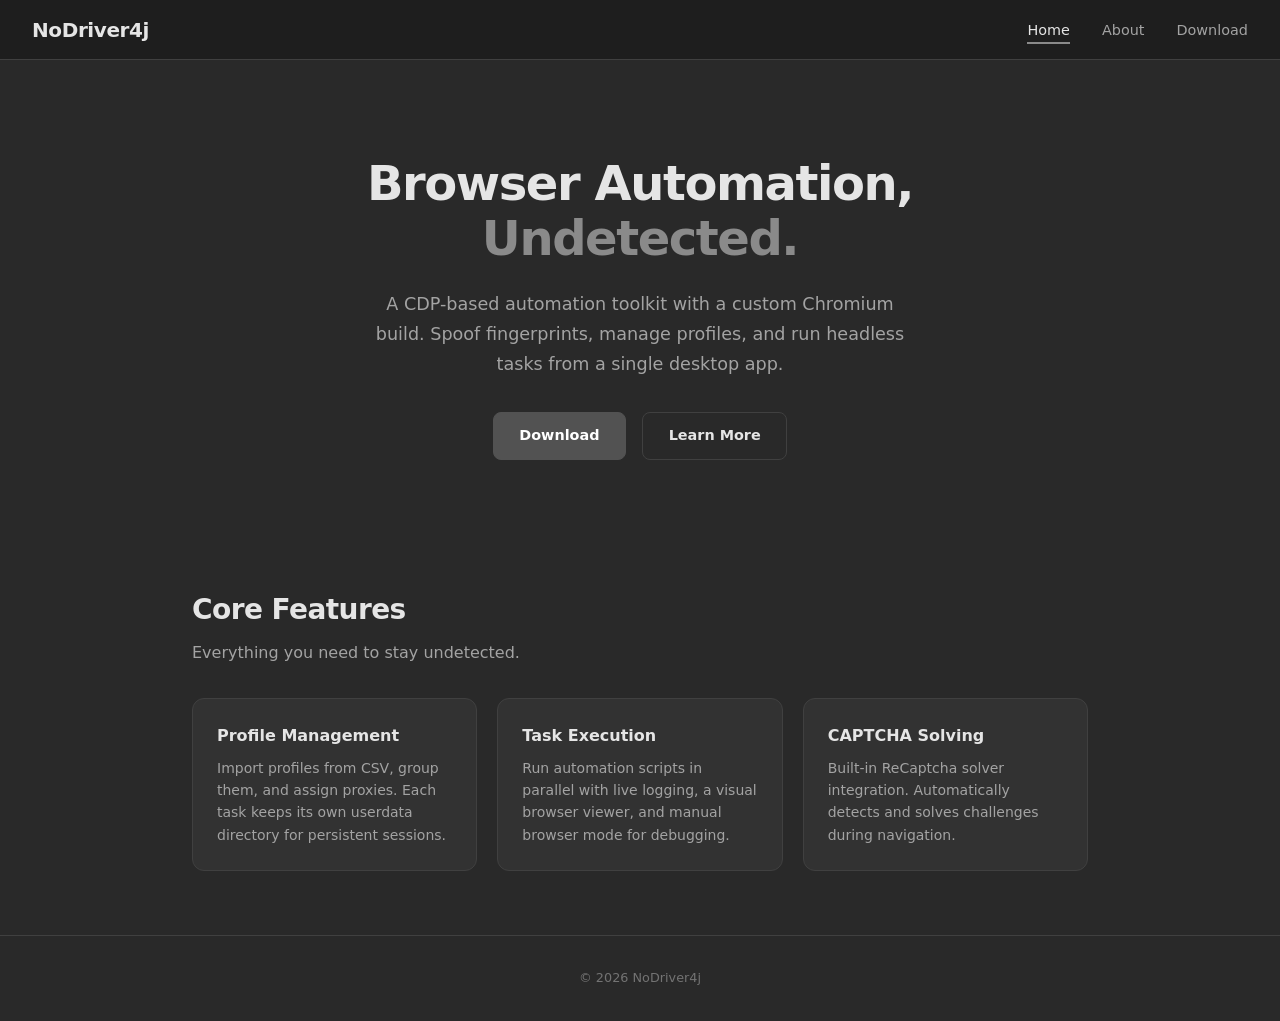
<file: index.html>
<!DOCTYPE html>
<html lang="en">
<head>
  <meta charset="UTF-8" />
  <meta name="viewport" content="width=device-width, initial-scale=1.0" />
  <title>NoDriver4j — Browser Automation</title>
  <link rel="stylesheet" href="style.css" />
</head>
<body>

  <!-- Navigation -->
  <nav class="navbar">
    <a href="index.html" class="nav-brand">NoDriver4j</a>
    <ul class="nav-links" id="nav-links">
      <li><a href="index.html" class="active">Home</a></li>
      <li><a href="about.html">About</a></li>
      <li><a href="download.html">Download</a></li>
    </ul>
    <button class="hamburger" id="hamburger" aria-label="Toggle navigation">
      <span></span>
      <span></span>
      <span></span>
    </button>
  </nav>

  <!-- Hero -->
  <section class="hero">
    <h1>Browser Automation,<br /><span>Undetected.</span></h1>
    <p>
      A CDP-based automation toolkit with a custom Chromium build.
      Spoof fingerprints, manage profiles, and run headless tasks
      from a single desktop app.
    </p>
    <div class="hero-buttons">
      <a href="download.html" class="btn btn-primary">Download</a>
      <a href="about.html" class="btn btn-secondary">Learn More</a>
    </div>
  </section>

  <!-- Features -->
  <section class="section">
    <h2 class="section-title">Core Features</h2>
    <p class="section-subtitle">Everything you need to stay undetected.</p>

    <div class="features-grid">
      <div class="feature-card">
        <h3>Profile Management</h3>
        <p>
          Import profiles from CSV, group them, and assign proxies.
          Each task keeps its own userdata directory for persistent
          sessions.
        </p>
      </div>
      <div class="feature-card">
        <h3>Task Execution</h3>
        <p>
          Run automation scripts in parallel with live logging,
          a visual browser viewer, and manual browser mode for
          debugging.
        </p>
      </div>
      <div class="feature-card">
        <h3>CAPTCHA Solving</h3>
        <p>
          Built-in ReCaptcha solver integration. Automatically
          detects and solves challenges during navigation.
        </p>
      </div>
    </div>
  </section>

  <!-- Footer -->
  <footer class="footer">
    <p>&copy; 2026 NoDriver4j</p>
  </footer>

  <script src="script.js"></script>
</body>
</html>
</file>
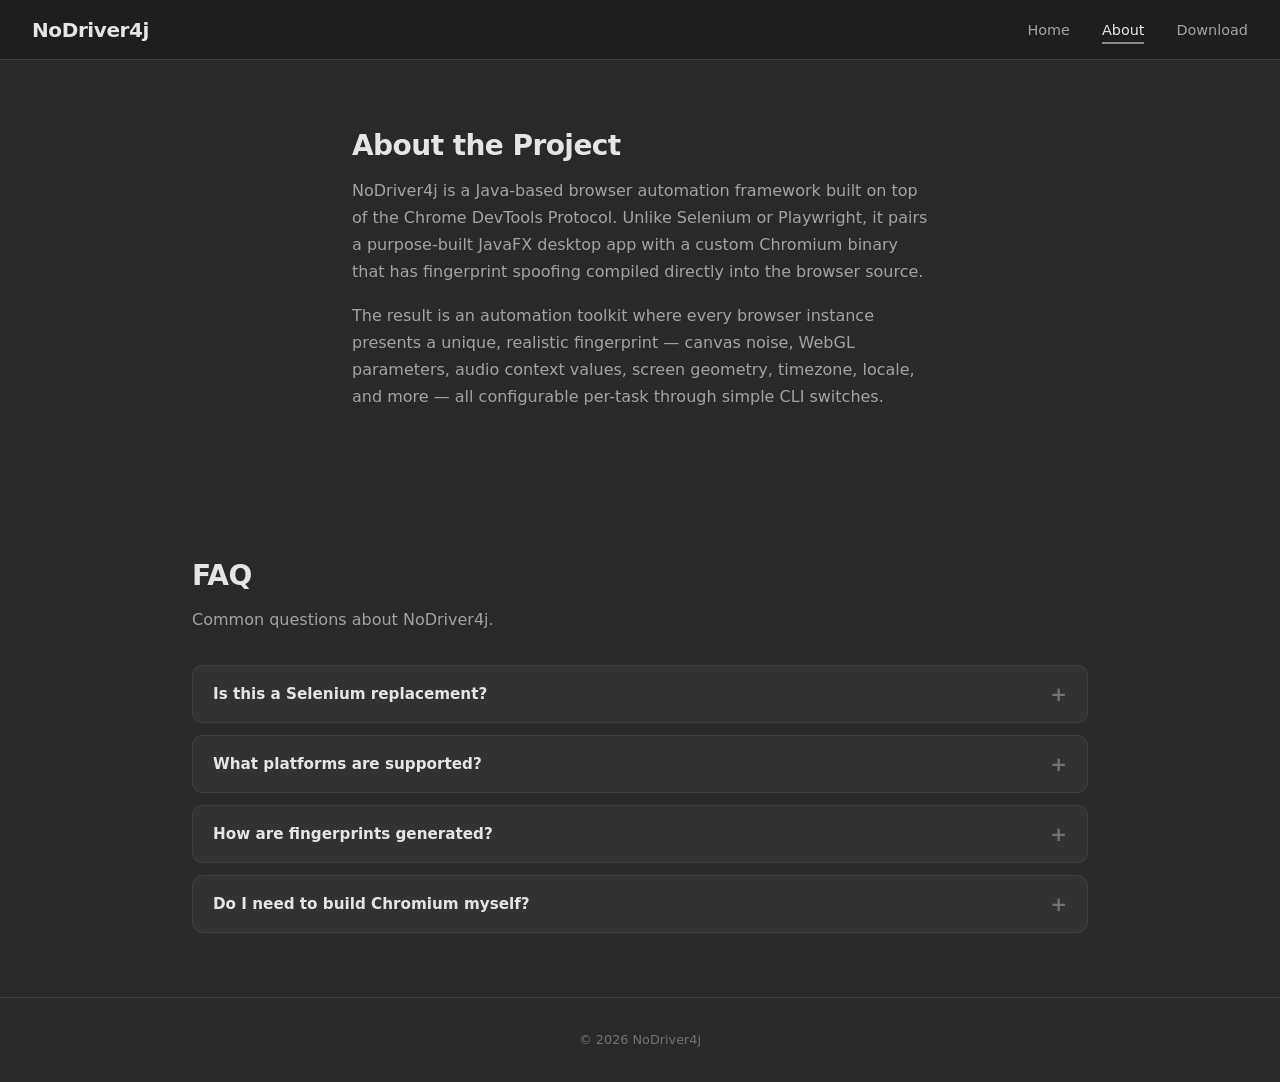
<file: about.html>
<!DOCTYPE html>
<html lang="en">
<head>
  <meta charset="UTF-8" />
  <meta name="viewport" content="width=device-width, initial-scale=1.0" />
  <title>About — NoDriver4j</title>
  <link rel="stylesheet" href="style.css" />
</head>
<body>

  <!-- Navigation -->
  <nav class="navbar">
    <a href="index.html" class="nav-brand">NoDriver4j</a>
    <ul class="nav-links" id="nav-links">
      <li><a href="index.html">Home</a></li>
      <li><a href="about.html" class="active">About</a></li>
      <li><a href="download.html">Download</a></li>
    </ul>
    <button class="hamburger" id="hamburger" aria-label="Toggle navigation">
      <span></span>
      <span></span>
      <span></span>
    </button>
  </nav>

  <!-- About Intro -->
  <section class="section about-intro">
    <h1 class="section-title">About the Project</h1>
    <p>
      NoDriver4j is a Java-based browser automation framework built on
      top of the Chrome DevTools Protocol. Unlike Selenium or Playwright,
      it pairs a purpose-built JavaFX desktop app with a custom Chromium
      binary that has fingerprint spoofing compiled directly into the
      browser source.
    </p>
    <p>
      The result is an automation toolkit where every browser instance
      presents a unique, realistic fingerprint &mdash; canvas noise,
      WebGL parameters, audio context values, screen geometry, timezone,
      locale, and more &mdash; all configurable per-task through simple
      CLI switches.
    </p>
  </section>

  <!-- FAQ -->
  <section class="section">
    <h2 class="section-title">FAQ</h2>
    <p class="section-subtitle">Common questions about NoDriver4j.</p>

    <div class="faq-list" id="faq-list">
      <div class="faq-item">
        <button class="faq-question">Is this a Selenium replacement?</button>
        <div class="faq-answer">
          <div class="faq-answer-inner">
            Not exactly. Selenium uses the WebDriver protocol which is
            inherently detectable. NoDriver4j communicates over CDP and
            ships a patched browser, so it targets use-cases where
            stealth matters &mdash; account generation, data collection,
            and similar workflows.
          </div>
        </div>
      </div>

      <div class="faq-item">
        <button class="faq-question">What platforms are supported?</button>
        <div class="faq-answer">
          <div class="faq-answer-inner">
            The desktop app runs on Windows. The custom Chromium binary
            is currently built for Windows x64. Linux and macOS support
            is planned for a future release.
          </div>
        </div>
      </div>

      <div class="faq-item">
        <button class="faq-question">How are fingerprints generated?</button>
        <div class="faq-answer">
          <div class="faq-answer-inner">
            Fingerprints are sampled from real-world browser data and
            passed to the Chromium binary via CLI switches. The browser
            reads these at startup and overrides the relevant APIs at
            the source level &mdash; no JavaScript injection required.
          </div>
        </div>
      </div>

      <div class="faq-item">
        <button class="faq-question">Do I need to build Chromium myself?</button>
        <div class="faq-answer">
          <div class="faq-answer-inner">
            No. Pre-built binaries with all patches applied are included
            in the installer.
          </div>
        </div>
      </div>
    </div>
  </section>

  <!-- Footer -->
  <footer class="footer">
    <p>&copy; 2026 NoDriver4j</p>
  </footer>

  <script src="script.js"></script>
</body>
</html>
</file>
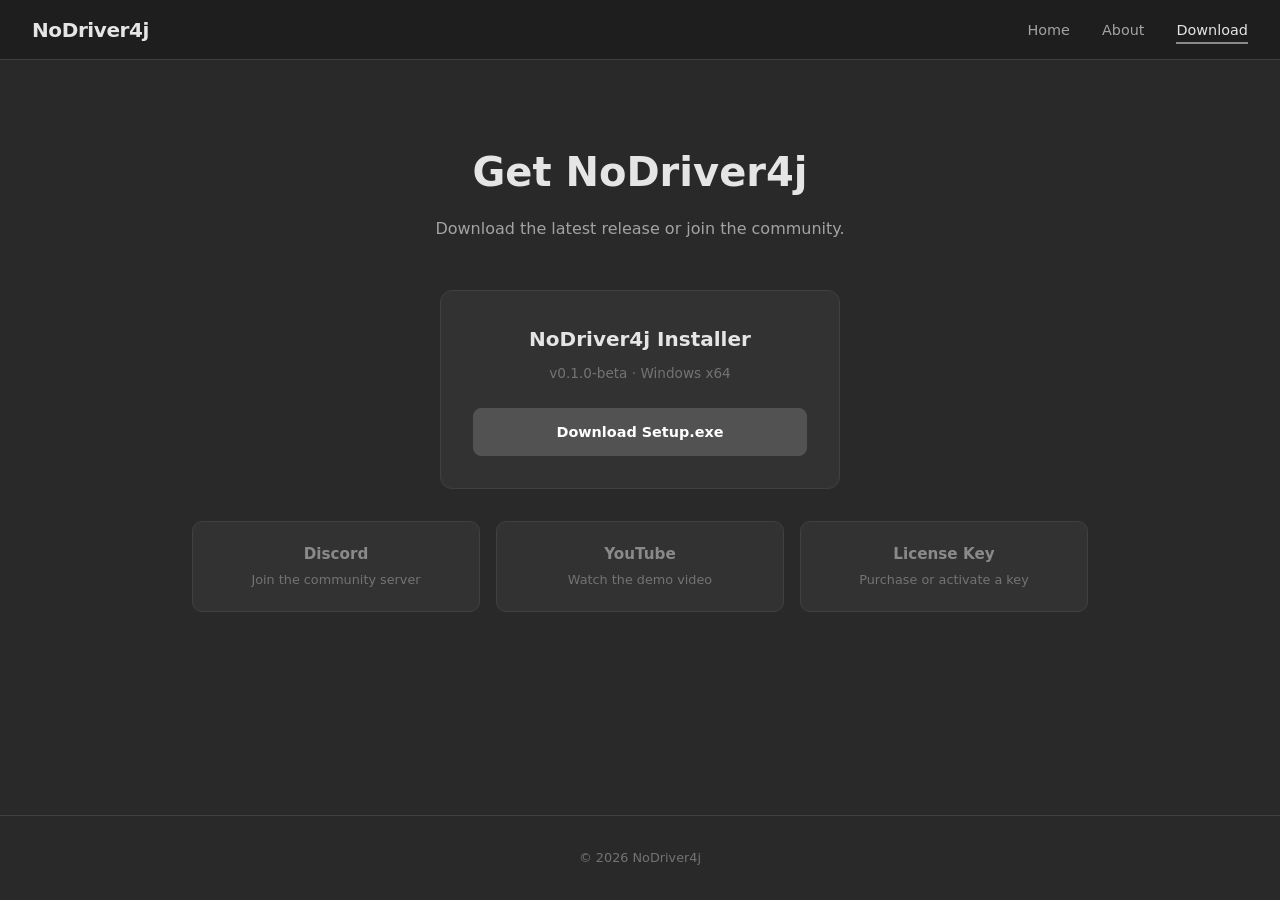
<file: download.html>
<!DOCTYPE html>
<html lang="en">
<head>
  <meta charset="UTF-8" />
  <meta name="viewport" content="width=device-width, initial-scale=1.0" />
  <title>Download — NoDriver4j</title>
  <link rel="stylesheet" href="style.css" />
</head>
<body>

  <!-- Navigation -->
  <nav class="navbar">
    <a href="index.html" class="nav-brand">NoDriver4j</a>
    <ul class="nav-links" id="nav-links">
      <li><a href="index.html">Home</a></li>
      <li><a href="about.html">About</a></li>
      <li><a href="download.html" class="active">Download</a></li>
    </ul>
    <button class="hamburger" id="hamburger" aria-label="Toggle navigation">
      <span></span>
      <span></span>
      <span></span>
    </button>
  </nav>

  <!-- Download Hero -->
  <section class="download-hero">
    <h1>Get NoDriver4j</h1>
    <p>Download the latest release or join the community.</p>
  </section>

  <!-- Download Card -->
  <section class="section" style="padding-top: 0;">
    <div class="download-card">
      <h2>NoDriver4j Installer</h2>
      <p class="version">v0.1.0-beta &middot; Windows x64</p>
      <a href="https://github.com/pppi21/laksdjfoinvsad" class="btn btn-primary">
        Download Setup.exe
      </a>
    </div>

    <!-- Community Links -->
    <div class="links-grid">
      <a href="#" class="link-card">
        <h3>Discord</h3>
        <p>Join the community server</p>
      </a>
      <a href="#" class="link-card">
        <h3>YouTube</h3>
        <p>Watch the demo video</p>
      </a>
      <a href="#" class="link-card">
        <h3>License Key</h3>
        <p>Purchase or activate a key</p>
      </a>
    </div>
  </section>

  <!-- Footer -->
  <footer class="footer">
    <p>&copy; 2026 NoDriver4j</p>
  </footer>

  <script src="script.js"></script>
</body>
</html>
</file>
<file: style.css>
/* ==========================================
   NoDriver4j — Dark Theme (Web)
   Ported from JavaFX dark-theme.css
   ========================================== */

/* ---------- Reset & Base ---------- */
*, *::before, *::after {
  margin: 0;
  padding: 0;
  box-sizing: border-box;
}

:root {
  --primary:        #292929;
  --primary-light:  #353535;
  --primary-dark:   #1e1e1e;
  --accent:         #737373;
  --accent-light:   #8a8a8a;
  --accent-dark:    #5c5c5c;
  --text-primary:   #e5e5e5;
  --text-secondary: #a3a3a3;
  --text-muted:     #737373;
  --success:        #4ade80;
  --warning:        #fbbf24;
  --error:          #f87171;
  --border:         #404040;
  --card-bg:        #323232;
  --hover:          #3d3d3d;
}

html {
  scroll-behavior: smooth;
}

body {
  background-color: var(--primary);
  color: var(--text-primary);
  font-family: "Segoe UI", "SF Pro Display", system-ui, sans-serif;
  font-size: 16px;
  line-height: 1.6;
  min-height: 100vh;
  display: flex;
  flex-direction: column;
}

a {
  color: var(--accent-light);
  text-decoration: none;
  transition: color 0.2s;
}

a:hover {
  color: var(--text-primary);
}

img {
  max-width: 100%;
  display: block;
}

/* ---------- Navigation ---------- */
.navbar {
  position: sticky;
  top: 0;
  z-index: 100;
  background-color: var(--primary-dark);
  border-bottom: 1px solid var(--border);
  padding: 0 2rem;
  height: 60px;
  display: flex;
  align-items: center;
  justify-content: space-between;
}

.nav-brand {
  font-size: 1.25rem;
  font-weight: 700;
  color: var(--text-primary);
  letter-spacing: -0.02em;
}

.nav-brand span {
  color: var(--accent-light);
  font-weight: 400;
}

.nav-links {
  display: flex;
  gap: 2rem;
  list-style: none;
}

.nav-links a {
  color: var(--text-secondary);
  font-size: 0.9rem;
  padding: 0.25rem 0;
  position: relative;
  transition: color 0.2s;
}

.nav-links a::after {
  content: "";
  position: absolute;
  bottom: -2px;
  left: 0;
  width: 0;
  height: 2px;
  background-color: var(--accent-light);
  transition: width 0.25s ease;
}

.nav-links a:hover,
.nav-links a.active {
  color: var(--text-primary);
}

.nav-links a:hover::after,
.nav-links a.active::after {
  width: 100%;
}

/* Hamburger (mobile) */
.hamburger {
  display: none;
  flex-direction: column;
  gap: 5px;
  background: none;
  border: none;
  cursor: pointer;
  padding: 4px;
}

.hamburger span {
  display: block;
  width: 24px;
  height: 2px;
  background-color: var(--text-primary);
  border-radius: 2px;
  transition: transform 0.3s, opacity 0.3s;
}

.hamburger.open span:nth-child(1) {
  transform: translateY(7px) rotate(45deg);
}

.hamburger.open span:nth-child(2) {
  opacity: 0;
}

.hamburger.open span:nth-child(3) {
  transform: translateY(-7px) rotate(-45deg);
}

/* ---------- Hero ---------- */
.hero {
  display: flex;
  flex-direction: column;
  align-items: center;
  justify-content: center;
  text-align: center;
  padding: 6rem 2rem 4rem;
  gap: 1.5rem;
}

.hero h1 {
  font-size: 3rem;
  font-weight: 700;
  letter-spacing: -0.03em;
  line-height: 1.15;
}

.hero h1 span {
  color: var(--accent-light);
}

.hero p {
  max-width: 540px;
  color: var(--text-secondary);
  font-size: 1.1rem;
  line-height: 1.7;
}

.hero-buttons {
  display: flex;
  gap: 1rem;
  margin-top: 0.5rem;
  flex-wrap: wrap;
  justify-content: center;
}

/* ---------- Buttons ---------- */
.btn {
  display: inline-flex;
  align-items: center;
  gap: 0.5rem;
  padding: 0.7rem 1.6rem;
  border-radius: 8px;
  font-size: 0.9rem;
  font-weight: 600;
  border: 1px solid var(--border);
  cursor: pointer;
  transition: background-color 0.2s, border-color 0.2s, color 0.2s;
  font-family: inherit;
}

.btn-primary {
  background-color: #525252;
  color: #fff;
  border-color: #525252;
}

.btn-primary:hover {
  background-color: var(--accent);
  border-color: var(--accent);
}

.btn-secondary {
  background-color: transparent;
  color: var(--text-primary);
  border-color: var(--border);
}

.btn-secondary:hover {
  background-color: var(--primary-light);
  border-color: var(--accent);
}

/* ---------- Section Utility ---------- */
.section {
  padding: 4rem 2rem;
  max-width: 960px;
  margin: 0 auto;
  width: 100%;
}

.section-title {
  font-size: 1.75rem;
  font-weight: 700;
  margin-bottom: 0.5rem;
  letter-spacing: -0.02em;
}

.section-subtitle {
  color: var(--text-secondary);
  margin-bottom: 2rem;
  font-size: 1rem;
}

/* ---------- Feature Cards ---------- */
.features-grid {
  display: grid;
  grid-template-columns: repeat(auto-fit, minmax(260px, 1fr));
  gap: 1.25rem;
}

.feature-card {
  background-color: var(--card-bg);
  border: 1px solid var(--border);
  border-radius: 12px;
  padding: 1.5rem;
  transition: background-color 0.2s, border-color 0.2s;
}

.feature-card:hover {
  background-color: var(--hover);
  border-color: var(--accent);
}

.feature-card h3 {
  font-size: 1rem;
  font-weight: 600;
  margin-bottom: 0.5rem;
}

.feature-card p {
  color: var(--text-secondary);
  font-size: 0.875rem;
  line-height: 1.6;
}

/* ---------- FAQ Accordion ---------- */
.faq-list {
  display: flex;
  flex-direction: column;
  gap: 0.75rem;
}

.faq-item {
  background-color: var(--card-bg);
  border: 1px solid var(--border);
  border-radius: 10px;
  overflow: hidden;
  transition: border-color 0.2s;
}

.faq-item:hover {
  border-color: var(--accent);
}

.faq-question {
  width: 100%;
  background: none;
  border: none;
  color: var(--text-primary);
  font-family: inherit;
  font-size: 0.95rem;
  font-weight: 600;
  text-align: left;
  padding: 1rem 1.25rem;
  cursor: pointer;
  display: flex;
  justify-content: space-between;
  align-items: center;
}

.faq-question::after {
  content: "+";
  font-size: 1.25rem;
  color: var(--text-muted);
  transition: transform 0.3s;
}

.faq-item.open .faq-question::after {
  content: "−";
}

.faq-answer {
  max-height: 0;
  overflow: hidden;
  transition: max-height 0.35s ease, padding 0.35s ease;
}

.faq-answer-inner {
  padding: 0 1.25rem 1rem;
  color: var(--text-secondary);
  font-size: 0.875rem;
  line-height: 1.7;
}

/* ---------- Download Page ---------- */
.download-hero {
  text-align: center;
  padding: 5rem 2rem 3rem;
}

.download-hero h1 {
  font-size: 2.5rem;
  font-weight: 700;
  margin-bottom: 0.75rem;
}

.download-hero p {
  color: var(--text-secondary);
  max-width: 480px;
  margin: 0 auto;
}

.download-card {
  background-color: var(--card-bg);
  border: 1px solid var(--border);
  border-radius: 12px;
  padding: 2rem;
  text-align: center;
  max-width: 400px;
  margin: 0 auto;
}

.download-card h2 {
  font-size: 1.25rem;
  margin-bottom: 0.5rem;
}

.download-card .version {
  color: var(--text-muted);
  font-size: 0.85rem;
  margin-bottom: 1.5rem;
}

.download-card .btn {
  width: 100%;
  justify-content: center;
}

.links-grid {
  display: grid;
  grid-template-columns: repeat(auto-fit, minmax(200px, 1fr));
  gap: 1rem;
  margin-top: 2rem;
}

.link-card {
  background-color: var(--card-bg);
  border: 1px solid var(--border);
  border-radius: 10px;
  padding: 1.25rem;
  text-align: center;
  transition: background-color 0.2s, border-color 0.2s;
}

.link-card:hover {
  background-color: var(--hover);
  border-color: var(--accent);
}

.link-card h3 {
  font-size: 0.95rem;
  margin-bottom: 0.25rem;
}

.link-card p {
  color: var(--text-muted);
  font-size: 0.8rem;
}

/* ---------- Footer ---------- */
.footer {
  margin-top: auto;
  border-top: 1px solid var(--border);
  padding: 2rem;
  text-align: center;
  color: var(--text-muted);
  font-size: 0.8rem;
}

.footer a {
  color: var(--text-secondary);
}

/* ---------- About Page ---------- */
.about-intro {
  max-width: 640px;
}

.about-intro p {
  color: var(--text-secondary);
  margin-bottom: 1rem;
  line-height: 1.7;
}

/* ---------- Responsive ---------- */
@media (max-width: 640px) {
  .hamburger {
    display: flex;
  }

  .nav-links {
    display: none;
    flex-direction: column;
    position: absolute;
    top: 60px;
    left: 0;
    right: 0;
    background-color: var(--primary-dark);
    border-bottom: 1px solid var(--border);
    padding: 1rem 2rem;
    gap: 1rem;
  }

  .nav-links.open {
    display: flex;
  }

  .hero h1 {
    font-size: 2rem;
  }

  .hero p {
    font-size: 1rem;
  }

  .section {
    padding: 3rem 1.25rem;
  }
}
</file>
